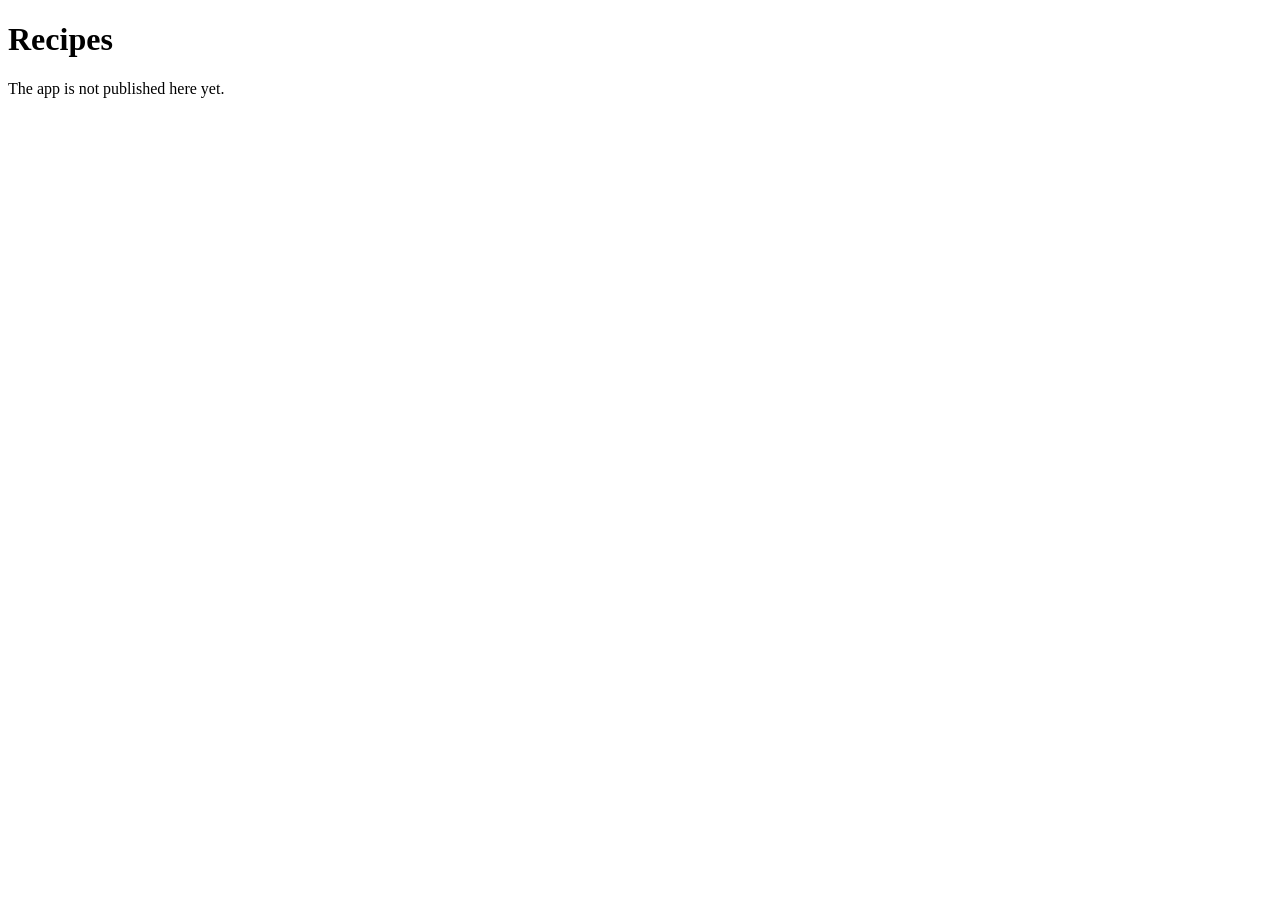
<file: index.html>
<!DOCTYPE html>
<html lang="en">
<head>
<meta charset="UTF-8">
<meta name="viewport" content="width=device-width, initial-scale=1">
<meta name="robots" content="noindex, nofollow">
<title>Recipes</title>
</head>
<body>
<h1>Recipes</h1>
<p>The app is not published here yet.</p>
</body>
</html>
</file>
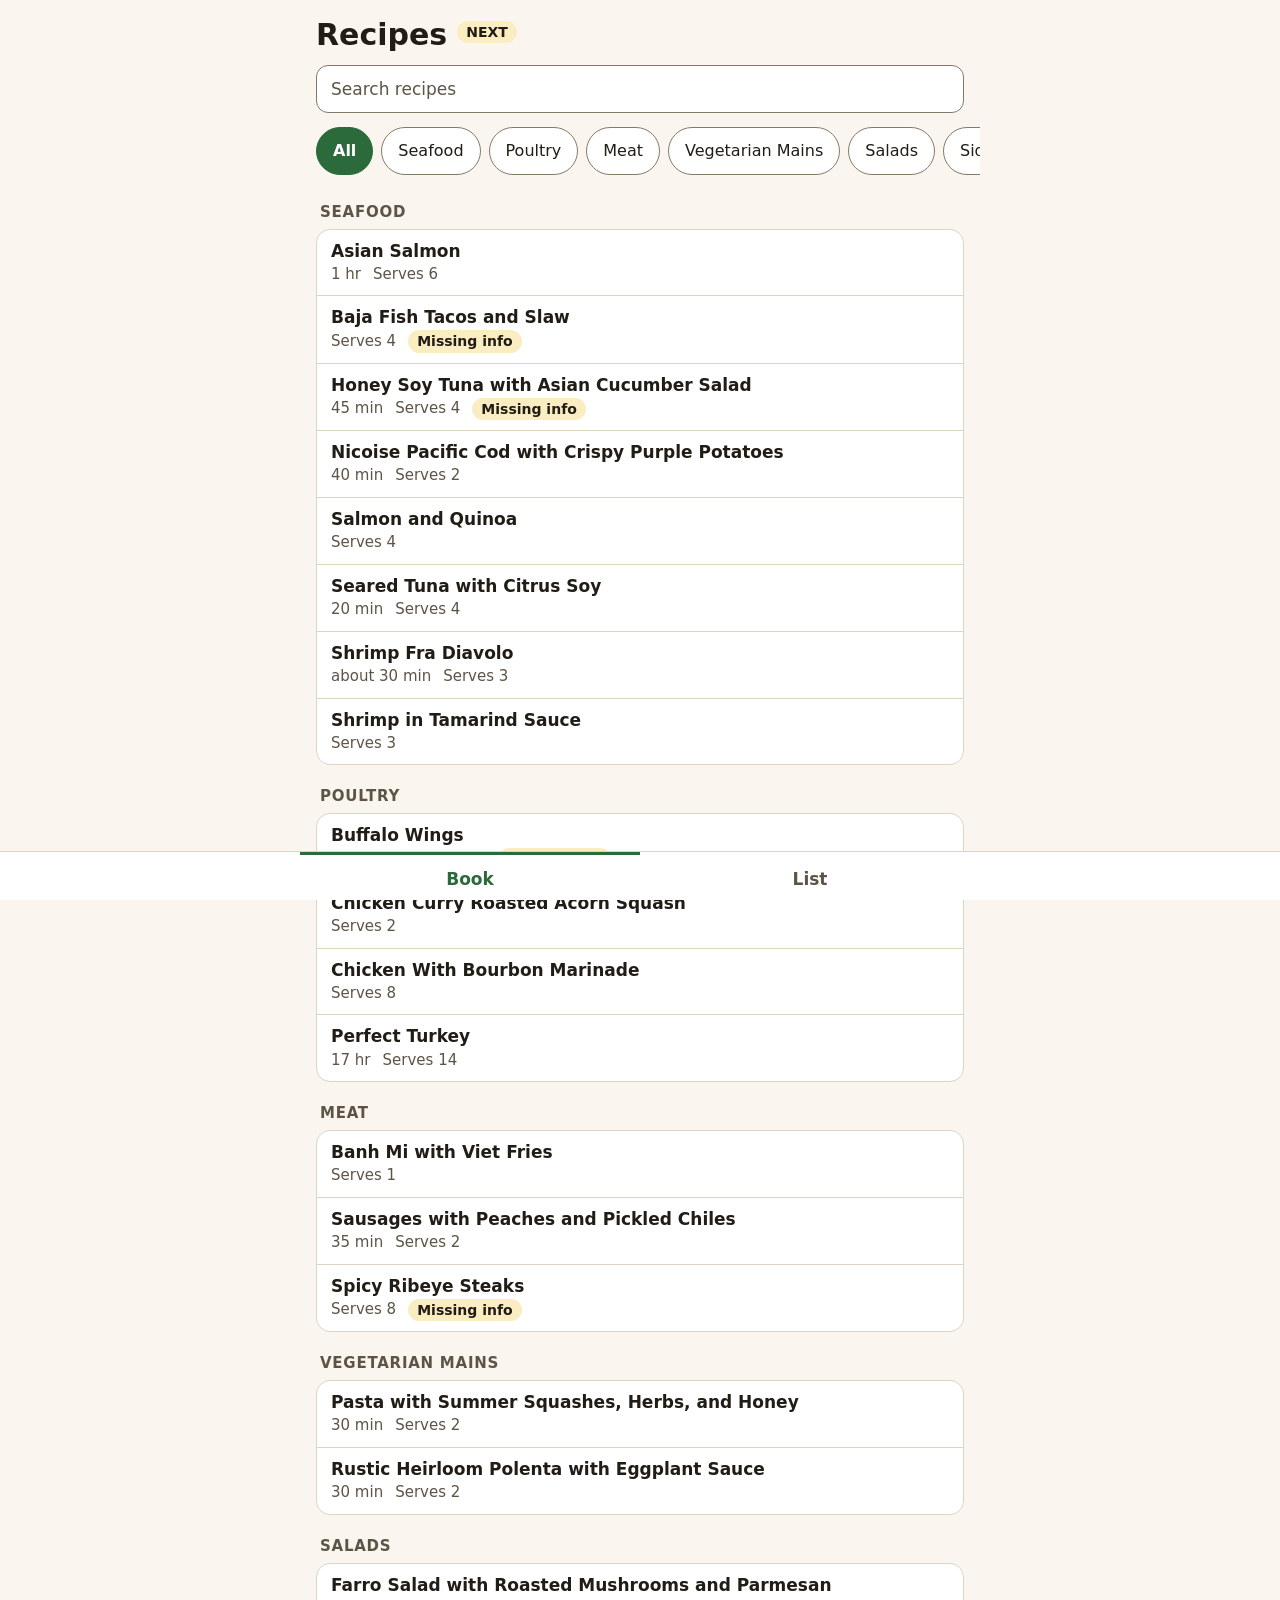
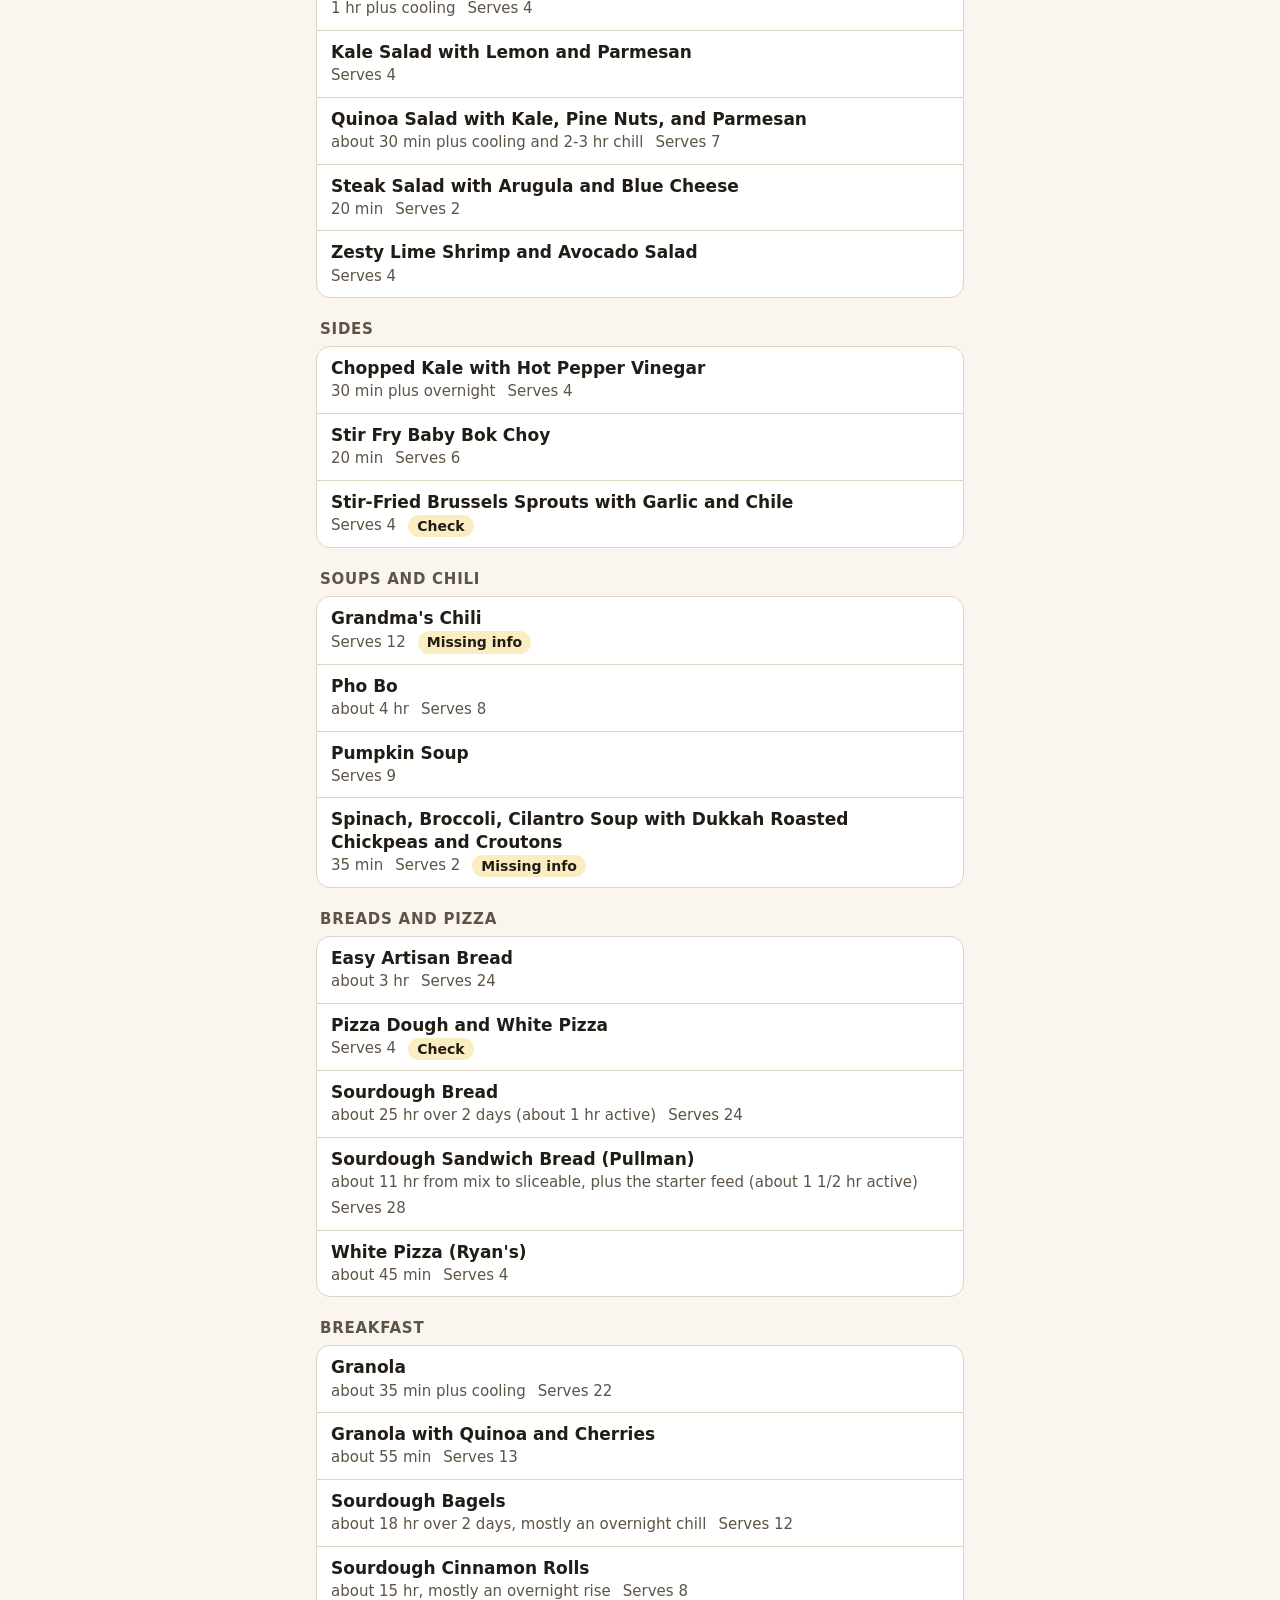
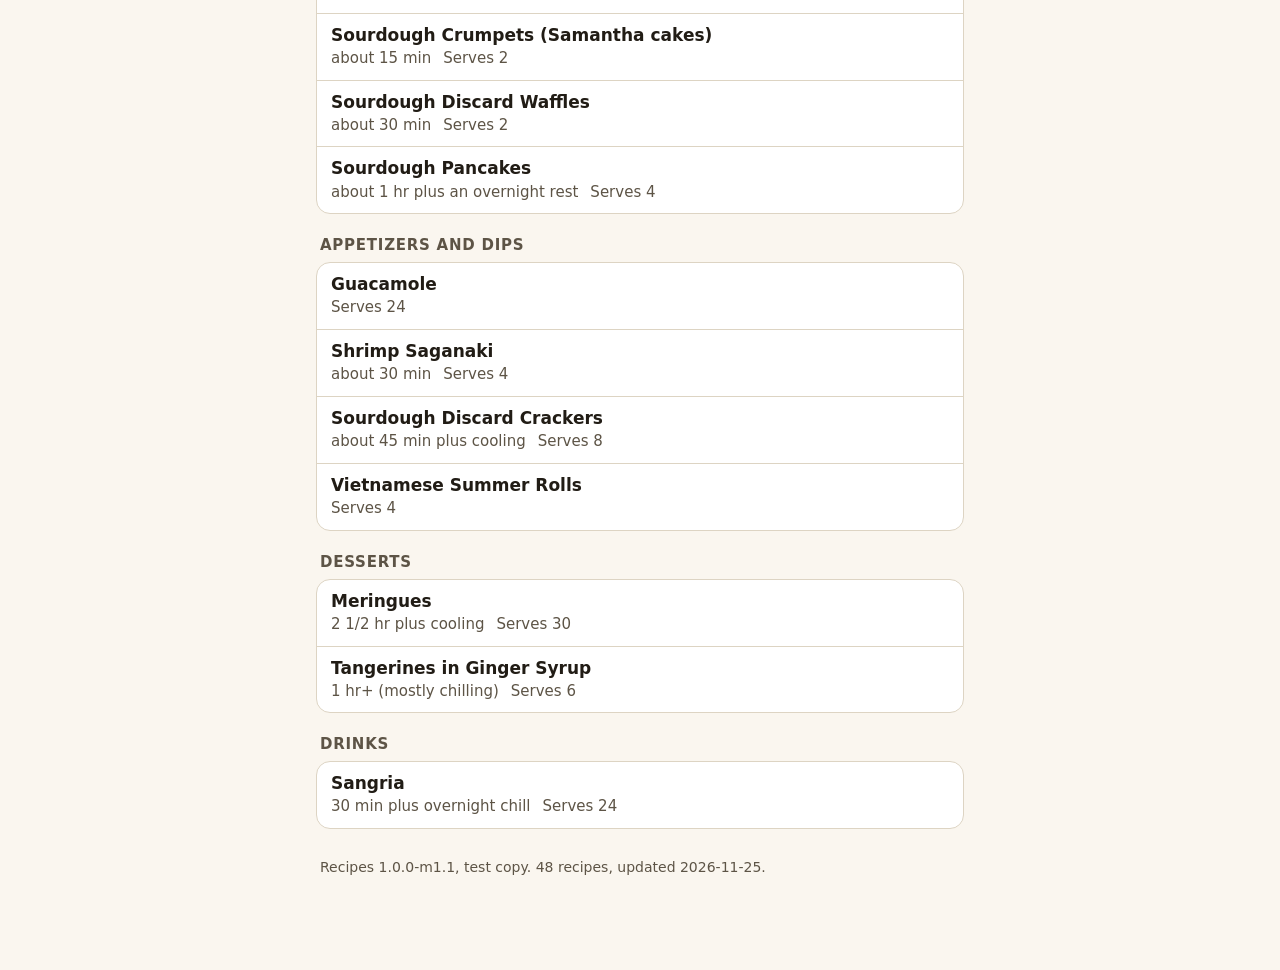
<file: next/index.html>
<!DOCTYPE html>
<html lang="en">
<head>
<meta charset="UTF-8">
<meta name="viewport" content="width=device-width, initial-scale=1, viewport-fit=cover">
<meta name="robots" content="noindex, nofollow">
<meta name="apple-mobile-web-app-capable" content="yes">
<meta name="mobile-web-app-capable" content="yes">
<meta name="apple-mobile-web-app-status-bar-style" content="default">
<meta name="apple-mobile-web-app-title" content="Recipes">
<meta name="color-scheme" content="light dark">
<meta name="theme-color" content="#faf6ef" media="(prefers-color-scheme: light)">
<meta name="theme-color" content="#16130f" media="(prefers-color-scheme: dark)">
<meta name="format-detection" content="telephone=no">
<title>Recipes</title>
<link rel="manifest" href="manifest.webmanifest">
<link rel="apple-touch-icon" href="assets/icon-180.png">
<link rel="icon" type="image/png" sizes="192x192" href="assets/icon-192.png">
<link rel="stylesheet" href="app/ui/styles.css">
</head>
<body>
<div id="app">
  <div id="notices" aria-live="polite"></div>
  <main id="view">
    <div class="screen">
      <h1>Recipes</h1>
      <p class="lead">Loading.</p>
      <p class="note">If this stays on screen, the app did not load. Check the connection, then close the app and open it again.</p>
    </div>
  </main>
  <nav id="tabs" aria-label="Sections" hidden></nav>
</div>
<script type="module" src="app/main.js"></script>
</body>
</html>
</file>
<file: next/app/ui/styles.css>
/* Recipe Book. Colours live only in the two token blocks below (light, then dark), so that
   tests/readability.test.js can check every text and background pair. No colour is written anywhere
   else, and nothing uses opacity. Sizes are in px so the tests can read them. */

:root {
  --bg: #faf6ef;
  --card: #ffffff;
  --soft: #f1eadc;
  --warn: #fbedc2;
  --ink: #211c15;
  --sub: #5d5446;
  --accent: #2a6a3b;
  --on-accent: #ffffff;
  --danger: #a12a1d;
  --on-danger: #ffffff;
  --line: #ddd4c3;
  --edge: #857a68;
  --tap: 48px;
  --pad: 16px;
  --radius: 14px;
}

@media (prefers-color-scheme: dark) {
  :root {
    --bg: #16130f;
    --card: #221d17;
    --soft: #2c261e;
    --warn: #3d3215;
    --ink: #f3ede3;
    --sub: #bdb2a0;
    --accent: #8fd19e;
    --on-accent: #0f2414;
    --danger: #ff9d8f;
    --on-danger: #3a0d07;
    --line: #3b342a;
    --edge: #8c806d;
  }
}

* {
  box-sizing: border-box;
}

[hidden] {
  display: none !important;
}

html {
  -webkit-text-size-adjust: 100%;
  text-size-adjust: 100%;
}

body {
  margin: 0;
  background: var(--bg);
  color: var(--ink);
  font-family: -apple-system, BlinkMacSystemFont, "Segoe UI", system-ui, sans-serif;
  font-size: 17px;
  line-height: 1.45;
  -webkit-tap-highlight-color: transparent;
  overflow-wrap: break-word;
}

button,
input {
  font-family: inherit;
  margin: 0;
}

:focus-visible {
  outline: 3px solid var(--accent);
  outline-offset: 2px;
}

#app {
  max-width: 680px;
  margin: 0 auto;
}

#view {
  min-height: 100dvh;
  padding: env(safe-area-inset-top) calc(var(--pad) + env(safe-area-inset-right)) calc(var(--tap) + 44px + env(safe-area-inset-bottom))
    calc(var(--pad) + env(safe-area-inset-left));
}

h1 {
  margin: 18px 0 12px;
  font-size: 30px;
  line-height: 1.15;
  font-weight: 700;
}

h2 {
  margin: 28px 0 10px;
  font-size: 21px;
  line-height: 1.2;
  font-weight: 700;
}

p {
  margin: 0 0 12px;
}

.lead {
  font-size: 18px;
}

.note {
  font-size: 15px;
  color: var(--sub);
}

.top {
  display: flex;
  align-items: center;
  gap: 10px;
}

.badge {
  display: inline-block;
  padding: 1px 9px;
  border-radius: 999px;
  background: var(--warn);
  color: var(--ink);
  font-size: 14px;
  font-weight: 600;
  white-space: nowrap;
}

.offscreen {
  position: fixed;
  top: 0;
  left: -9999px;
  font-size: 17px;
}

/* ---- buttons and links that act like buttons ---- */

.btn {
  display: inline-flex;
  align-items: center;
  justify-content: center;
  min-height: var(--tap);
  padding: 0 18px;
  border: 1px solid var(--edge);
  border-radius: 12px;
  background: var(--card);
  color: var(--ink);
  font-size: 17px;
  font-weight: 600;
  text-align: center;
  text-decoration: none;
  cursor: pointer;
}

.btn.primary {
  background: var(--accent);
  border-color: var(--accent);
  color: var(--on-accent);
}

.btn.danger {
  background: var(--danger);
  border-color: var(--danger);
  color: var(--on-danger);
}

.btn.small {
  padding: 0 14px;
  flex: none;
}

.btn.wide {
  width: 100%;
}

.link-btn {
  min-height: var(--tap);
  padding: 0 8px;
  border: 0;
  background: none;
  color: var(--accent);
  font-size: 17px;
  font-weight: 600;
  cursor: pointer;
}

.chip {
  flex: none;
  min-height: var(--tap);
  padding: 0 16px;
  border: 1px solid var(--edge);
  border-radius: 999px;
  background: var(--card);
  color: var(--ink);
  font-size: 16px;
  font-weight: 500;
  white-space: nowrap;
  cursor: pointer;
}

.chip[aria-pressed="true"] {
  background: var(--accent);
  border-color: var(--accent);
  color: var(--on-accent);
  font-weight: 600;
}

.step-btn {
  flex: none;
  width: var(--tap);
  min-height: var(--tap);
  padding: 0;
  border: 1px solid var(--edge);
  border-radius: 50%;
  background: var(--card);
  color: var(--ink);
  font-size: 26px;
  line-height: 1;
  cursor: pointer;
}

.step-btn:disabled {
  border-style: dashed;
  color: var(--sub);
  cursor: default;
}

/* ---- lines at the top of the screen ---- */

#notices {
  position: sticky;
  top: 0;
  z-index: 5;
}

.notice {
  display: flex;
  align-items: center;
  justify-content: space-between;
  gap: 12px;
  padding: 6px var(--pad);
  border-bottom: 1px solid var(--line);
  background: var(--warn);
  color: var(--ink);
  font-size: 16px;
  font-weight: 600;
}

.notice-text {
  padding: 8px 0;
}

/* ---- the two tabs along the bottom ---- */

#tabs {
  position: fixed;
  left: 0;
  right: 0;
  bottom: 0;
  z-index: 4;
  display: flex;
  justify-content: center;
  padding-bottom: env(safe-area-inset-bottom);
  border-top: 1px solid var(--line);
  background: var(--card);
}

.tab {
  display: flex;
  align-items: center;
  justify-content: center;
  flex: 1;
  max-width: 340px;
  min-height: var(--tap);
  padding-top: 4px;
  border-top: 3px solid var(--card);
  color: var(--sub);
  font-size: 17px;
  font-weight: 600;
  text-decoration: none;
}

.tab[aria-current="page"] {
  border-top-color: var(--accent);
  color: var(--accent);
}

/* ---- the Book ---- */

.search {
  display: flex;
  align-items: center;
  gap: 4px;
}

.search-input {
  flex: 1;
  min-width: 0;
  min-height: var(--tap);
  padding: 0 14px;
  border: 1px solid var(--edge);
  border-radius: 12px;
  background: var(--card);
  color: var(--ink);
  font-size: 17px;
  -webkit-appearance: none;
  appearance: none;
}

.search-input::placeholder {
  color: var(--sub);
}

.search-input::-webkit-search-cancel-button {
  display: none;
}

.chips {
  display: flex;
  gap: 8px;
  margin: 12px calc(-1 * var(--pad)) 0;
  padding: 2px var(--pad) 6px;
  overflow-x: auto;
  scrollbar-width: none;
  -webkit-overflow-scrolling: touch;
}

.chips::-webkit-scrollbar {
  display: none;
}

.count {
  margin: 14px 4px 0;
  font-size: 15px;
  color: var(--sub);
}

.category {
  margin: 22px 4px 8px;
  font-size: 15px;
  font-weight: 700;
  letter-spacing: 0.05em;
  text-transform: uppercase;
  color: var(--sub);
}

.results > .rows:first-child,
.count + .rows {
  margin-top: 14px;
}

.rows,
.checks,
.list-recipes {
  margin: 0;
  padding: 0;
  list-style: none;
  border: 1px solid var(--line);
  border-radius: var(--radius);
  background: var(--card);
  overflow: hidden;
}

.rows > li + li,
.checks > li + li,
.list-recipes > li + li {
  border-top: 1px solid var(--line);
}

.row {
  display: flex;
  flex-direction: column;
  justify-content: center;
  gap: 2px;
  min-height: var(--tap);
  padding: 10px 14px;
  color: var(--ink);
  text-decoration: none;
}

.row-title {
  font-size: 17px;
  font-weight: 600;
  line-height: 1.3;
}

.row-meta {
  display: flex;
  flex-wrap: wrap;
  align-items: center;
  gap: 4px 12px;
  font-size: 15px;
  color: var(--sub);
}

.about {
  margin: 28px 4px 0;
  font-size: 14px;
  color: var(--sub);
}

/* ---- one recipe ---- */

.recipe-bar {
  display: flex;
  align-items: center;
  justify-content: space-between;
  gap: 12px;
  padding-top: 8px;
}

.back {
  display: inline-flex;
  align-items: center;
  min-height: var(--tap);
  padding-right: 16px;
  color: var(--accent);
  font-size: 17px;
  font-weight: 600;
  text-decoration: none;
}

.cook-toggle[aria-pressed="true"] {
  background: var(--accent);
  border-color: var(--accent);
  color: var(--on-accent);
}

.cook-status {
  margin: 8px 0 0;
  font-size: 16px;
  color: var(--sub);
}

.recipe h1 {
  margin-top: 10px;
}

.desc {
  color: var(--sub);
}

.facts {
  display: grid;
  gap: 2px;
  font-size: 16px;
  color: var(--sub);
}

.facts a,
.html a {
  color: var(--accent);
}

.banner {
  margin: 14px 0 0;
  padding: 12px 14px;
  border-radius: 12px;
  background: var(--warn);
  color: var(--ink);
  font-weight: 600;
}

.servings {
  margin-top: 18px;
  padding: 12px;
  border-radius: var(--radius);
  background: var(--soft);
}

.stepper {
  display: flex;
  align-items: center;
  justify-content: space-between;
  gap: 12px;
}

.stepper-value {
  flex: 1;
  font-size: 22px;
  font-weight: 700;
  text-align: center;
}

.stepper.compact {
  justify-content: flex-start;
  gap: 4px;
}

.stepper.compact .stepper-value {
  flex: none;
  min-width: 104px;
  font-size: 17px;
  font-weight: 600;
}

.shortcuts {
  display: flex;
  flex-wrap: wrap;
  gap: 8px;
  margin-top: 12px;
}

.scaled-note {
  margin: 0 0 6px;
  font-size: 15px;
  color: var(--sub);
}

.ingredients {
  margin: 0;
  padding: 0;
  list-style: none;
  font-size: 18px;
}

.ingredients > li {
  padding: 9px 0;
  border-bottom: 1px solid var(--line);
}

.ingredients > .ing-heading {
  padding-top: 20px;
  font-size: 15px;
  font-weight: 700;
  letter-spacing: 0.05em;
  text-transform: uppercase;
  color: var(--sub);
}

.add-box {
  margin-top: 18px;
}

.on-list {
  margin: 0 0 8px;
  font-size: 16px;
  color: var(--sub);
}

.html {
  font-size: 18px;
}

.html ol,
.html ul {
  margin: 0 0 12px;
  padding-left: 1.5em;
}

.html li {
  margin-bottom: 10px;
  padding-left: 2px;
}

.html li > ul,
.html li > ol {
  margin-top: 8px;
}

.html p {
  margin: 0 0 10px;
}

.extra {
  margin-top: 6px;
  border-top: 1px solid var(--line);
}

.extra:first-of-type {
  margin-top: 28px;
}

.extra > summary {
  display: flex;
  align-items: center;
  justify-content: space-between;
  gap: 12px;
  min-height: var(--tap);
  padding: 4px 0;
  font-size: 18px;
  font-weight: 700;
  list-style: none;
  cursor: pointer;
}

.extra > summary::-webkit-details-marker {
  display: none;
}

.extra > summary::after {
  content: "+";
  flex: none;
  font-size: 26px;
  font-weight: 400;
  line-height: 1;
  color: var(--accent);
}

.extra[open] > summary::after {
  content: "\2212";
}

/* ---- cook mode: larger text, larger targets, fewer things on screen ---- */

body.cook {
  --tap: 56px;
}

body.cook #tabs,
body.cook .desc,
body.cook .facts,
body.cook .add-box {
  display: none;
}

body.cook .ingredients,
body.cook .html {
  font-size: 23px;
  line-height: 1.4;
}

body.cook .recipe h2 {
  font-size: 26px;
}

body.cook .scaled-note,
body.cook .cook-status,
body.cook .banner {
  font-size: 18px;
}

body.cook .ingredients > .ing-heading {
  font-size: 17px;
}

body.cook .steps > ol {
  padding-left: 1.7em;
}

body.cook .steps > ol > li {
  margin-bottom: 6px;
  padding: 10px 10px 10px 4px;
  border-radius: 10px;
  cursor: pointer;
}

body.cook .steps > ol > li.done {
  background: var(--soft);
  color: var(--sub);
}

/* ---- the shopping list ---- */

.list-recipe {
  padding: 4px 14px 8px;
}

.list-recipe-title {
  display: flex;
  align-items: center;
  min-height: var(--tap);
  color: var(--ink);
  font-size: 17px;
  font-weight: 600;
  line-height: 1.3;
  text-decoration: none;
}

.list-recipe-controls {
  display: flex;
  align-items: center;
  justify-content: space-between;
  gap: 12px;
}

.actions {
  display: flex;
  gap: 10px;
  margin-top: 16px;
}

.actions > .btn {
  flex: 1;
}

.actions.end {
  margin-top: 28px;
}

.status {
  min-height: 24px;
  margin: 8px 0 0;
  font-size: 16px;
  color: var(--sub);
}

.left {
  margin-left: 6px;
  font-size: 15px;
  font-weight: 400;
  color: var(--sub);
}

.check {
  display: flex;
  align-items: center;
  gap: 14px;
  min-height: var(--tap);
  padding: 8px 14px;
  cursor: pointer;
}

.check > input {
  flex: none;
  width: 26px;
  height: 26px;
  accent-color: var(--accent);
}

.check-words {
  display: flex;
  flex-direction: column;
  min-width: 0;
}

.check-text {
  font-size: 17px;
  line-height: 1.3;
}

.check-from {
  font-size: 14px;
  color: var(--sub);
}

.check.ticked .check-text {
  color: var(--sub);
  text-decoration: line-through;
}

.confirm {
  margin-top: 28px;
  padding: 14px;
  border-radius: var(--radius);
  background: var(--soft);
}

.confirm > p {
  margin: 0;
  font-weight: 600;
}
</file>
